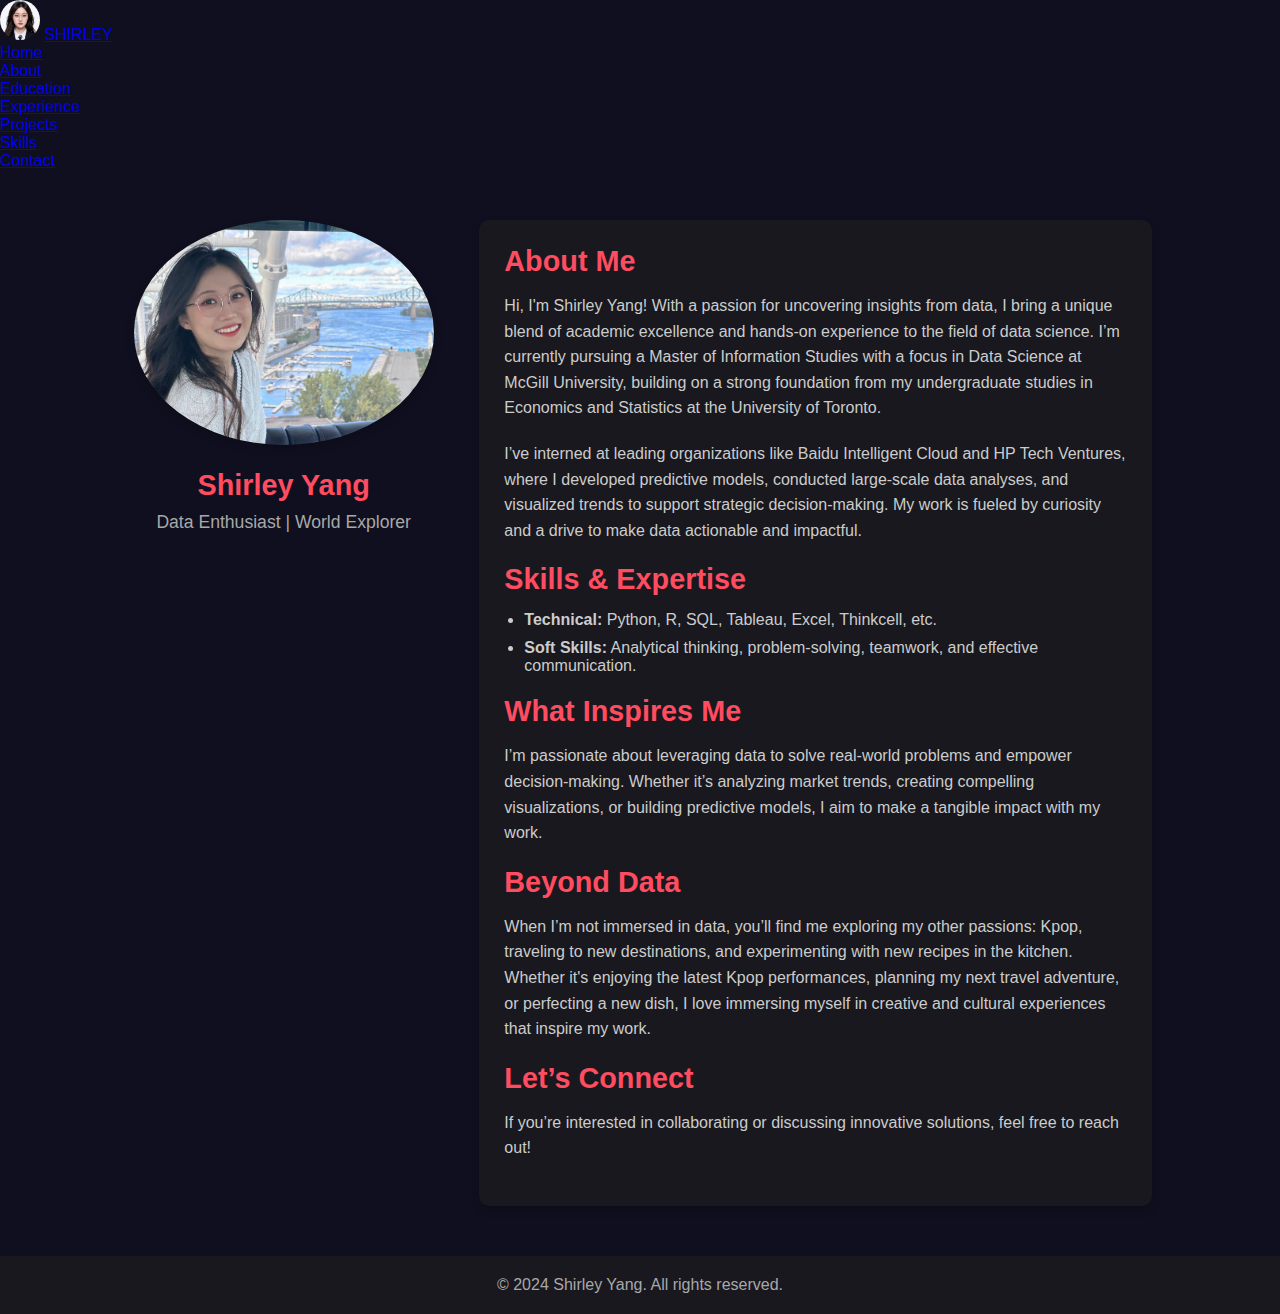
<file: About.html>
<!DOCTYPE html>
<html lang="en">
<head>
    <meta charset="UTF-8">
    <meta name="viewport" content="width=device-width, initial-scale=1.0">
    <title>Shirley Yang | About</title>
    <link rel="stylesheet" href="Assets/CSS/About.css">
</head>
<body>
    <!-- Header Section -->
    <header class="header-bar">
        <div class="nav-container">
            <!-- Logo Section -->
            <div class="nav-left">
                <img src="Assets/IMG/IMG_6522.jpg" alt="Logo" class="logo-image">
                <a href="index.html" class="logo-text">SHIRLEY</a>
            </div>

            <!-- Navigation Links Section -->
            <div class="nav-right">
                <ul class="nav-links">
                    <li><a href="index.html">Home</a></li>
                    <li><a href="about.html">About</a></li>
                    <li><a href="education.html">Education</a></li>
                    <li><a href="experience.html">Experience</a></li>
                    <li><a href="projects.html">Projects</a></li>
                    <li><a href="skills.html">Skills</a></li>
                    <li><a href="contact.html">Contact</a></li>
                </ul>
            </div>
        </div>
    </header>
</body>
</html>




    <!-- About Section -->
    <main class="about-section">
        <div class="about-container">
            <!-- Photo and Introduction -->
            <div class="about-left">
                <img src="Assets/IMG/IMG_3719.jpg" alt="Shirley Yang" class="about-photo">
                <h1 class="name">Shirley Yang</h1>
                <p class="tagline">Data Enthusiast | World Explorer</p>
            </div>

            <!-- About Content -->
            <div class="about-right">
                <h2>About Me</h2>
                <p>
                    Hi, I'm Shirley Yang! With a passion for uncovering insights from data, I bring a unique blend of academic excellence and hands-on experience to the field of data science. I’m currently pursuing a Master of Information Studies with a focus in Data Science at McGill University, building on a strong foundation from my undergraduate studies in Economics and Statistics at the University of Toronto.
                </p>
                <p>
                    I’ve interned at leading organizations like Baidu Intelligent Cloud and HP Tech Ventures, where I developed predictive models, conducted large-scale data analyses, and visualized trends to support strategic decision-making. My work is fueled by curiosity and a drive to make data actionable and impactful.
                </p>

                <h2>Skills & Expertise</h2>
                <ul class="skills-list">
                    <li><strong>Technical:</strong> Python, R, SQL, Tableau, Excel, Thinkcell, etc.</li>
                    <li><strong>Soft Skills:</strong> Analytical thinking, problem-solving, teamwork, and effective communication.</li>
                </ul>

                <h2>What Inspires Me</h2>
                <p>
                    I’m passionate about leveraging data to solve real-world problems and empower decision-making. Whether it’s analyzing market trends, creating compelling visualizations, or building predictive models, I aim to make a tangible impact with my work.
                </p>

                <h2>Beyond Data</h2>
                <p>
                    When I’m not immersed in data, you’ll find me exploring my other passions: Kpop, traveling to new destinations, and experimenting with new recipes in the kitchen. Whether it's enjoying the latest Kpop performances, planning my next travel adventure, or perfecting a new dish, I love immersing myself in creative and cultural experiences that inspire my work.
                </p>

                <h2>Let’s Connect</h2>
                <p>If you’re interested in collaborating or discussing innovative solutions, feel free to reach out!</p>
            </div>
        </div>
    </main>

    <!-- Footer -->
    <footer class="footer">
        <p>© 2024 Shirley Yang. All rights reserved.</p>
    </footer>
</body>
</html>
</file>
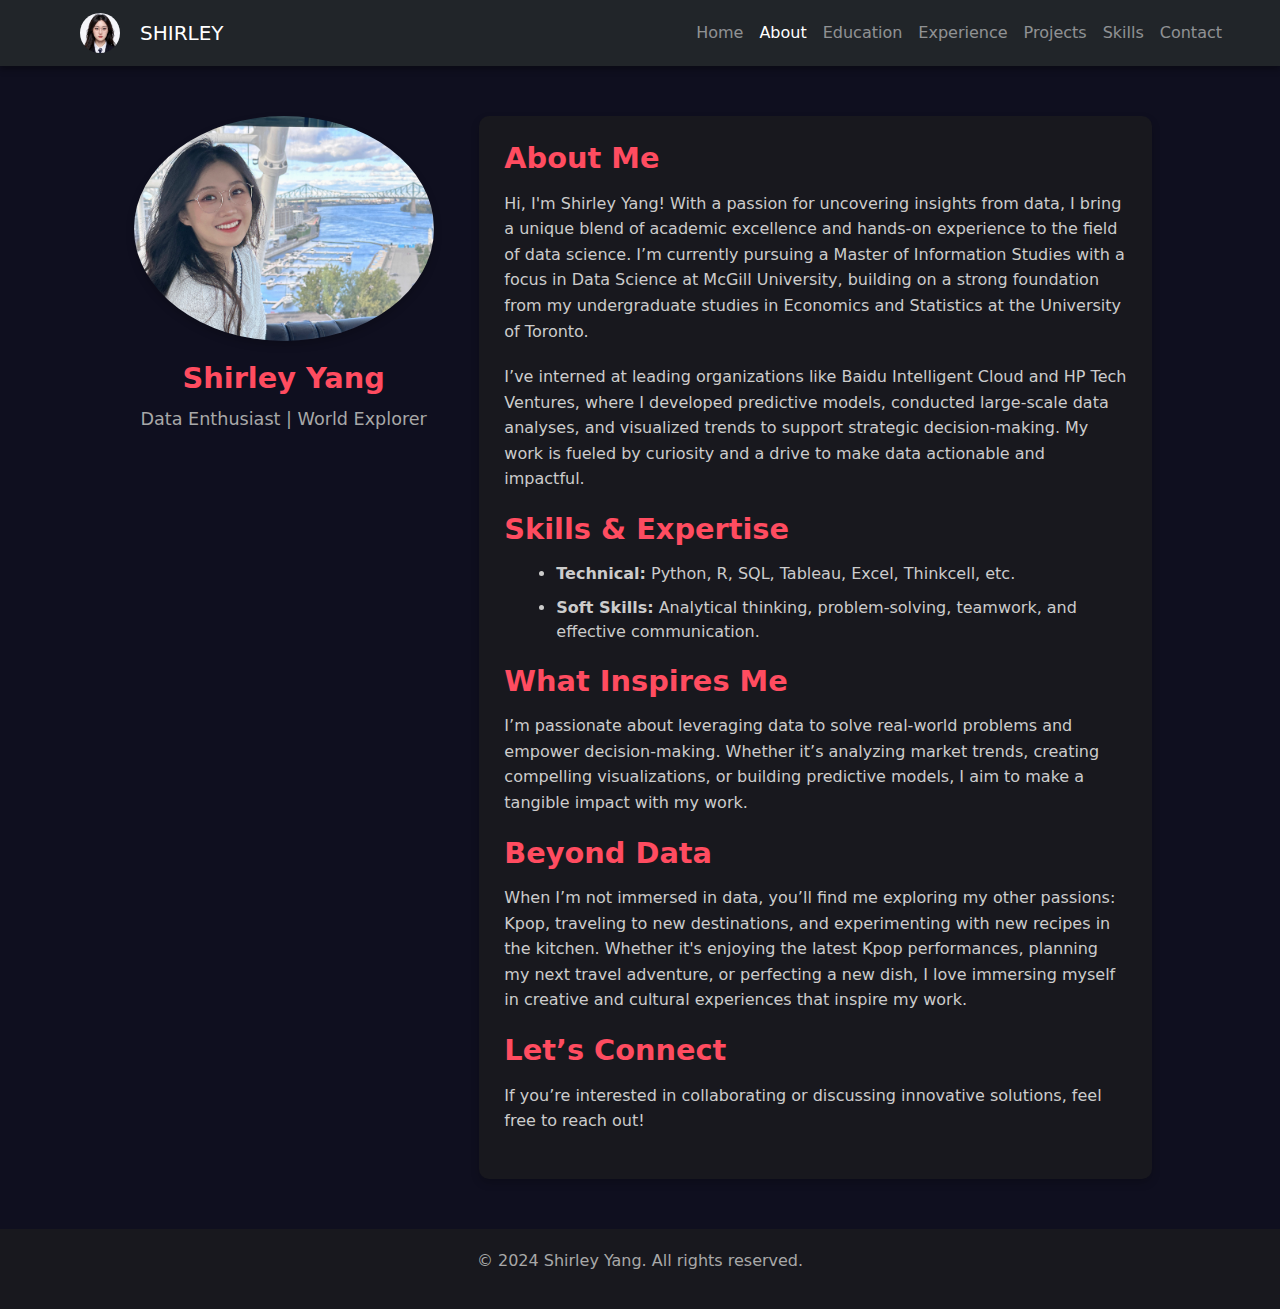
<file: about.html>
<!DOCTYPE html>
<html lang="en">
<head>
    <meta charset="UTF-8">
    <meta name="viewport" content="width=device-width, initial-scale=1.0">
    <title>Shirley Yang | About</title>
    <link rel="stylesheet" href="Assets/CSS/About.css">
    <link rel="stylesheet" href="https://cdn.jsdelivr.net/npm/bootstrap@4.0.0/dist/css/bootstrap.min.css" integrity="sha384-Gn5384xqQ1aoWXA+058RXPxPg6fy4IWvTNh0E263XmFcJlSAwiGgFAW/dAiS6JXm" crossorigin="anonymous">
</head>
<body>
    <!-- Bootstrap CSS -->
    <link href="https://cdn.jsdelivr.net/npm/bootstrap@5.3.0-alpha1/dist/css/bootstrap.min.css" rel="stylesheet">
</head>
<body>
<!-- Header Section -->
<header class="header-bar">
    <nav class="navbar navbar-expand-lg navbar-dark bg-dark">
        <!-- Logo and Brand -->
        <a class="navbar-brand d-flex align-items-center" href="index.html">
            <img src="Assets/IMG/IMG_6522.jpg" alt="Logo" class="rounded-circle" style="width: 40px; height: 40px; margin-right: 10px;">
            SHIRLEY
        </a>
        <!-- Toggler Button for Mobile -->
        <button class="navbar-toggler" type="button" data-bs-toggle="collapse" data-bs-target="#navbarNav" aria-controls="navbarNav" aria-expanded="false" aria-label="Toggle navigation">
            <span class="navbar-toggler-icon"></span>
        </button>
        <!-- Navbar Links -->
        <div class="collapse navbar-collapse" id="navbarNav">
            <ul class="navbar-nav ms-auto">
                <li class="nav-item">
                    <a class="nav-link" href="index.html">Home</a>
                </li>
                <li class="nav-item">
                    <a class="nav-link active" href="about.html">About</a> <!-- Active class added here -->
                </li>
                <li class="nav-item">
                    <a class="nav-link" href="education.html">Education</a>
                </li>
                <li class="nav-item">
                    <a class="nav-link" href="experience.html">Experience</a>
                </li>
                <li class="nav-item">
                    <a class="nav-link" href="projects.html">Projects</a>
                </li>
                <li class="nav-item">
                    <a class="nav-link" href="skills.html">Skills</a>
                </li>
                <li class="nav-item">
                    <a class="nav-link" href="contact.html">Contact</a>
                </li>
            </ul>
        </div>
    </nav>
</header>



    <!-- About Section -->
    <main class="about-section">
        <div class="about-container">
            <!-- Photo and Introduction -->
            <div class="about-left">
                <img src="Assets/IMG/IMG_3719.jpg" alt="Shirley Yang" class="about-photo">
                <h1 class="name">Shirley Yang</h1>
                <p class="tagline">Data Enthusiast | World Explorer</p>
            </div>

            <!-- About Content -->
            <div class="about-right">
                <h2>About Me</h2>
                <p>
                    Hi, I'm Shirley Yang! With a passion for uncovering insights from data, I bring a unique blend of academic excellence and hands-on experience to the field of data science. I’m currently pursuing a Master of Information Studies with a focus in Data Science at McGill University, building on a strong foundation from my undergraduate studies in Economics and Statistics at the University of Toronto.
                </p>
                <p>
                    I’ve interned at leading organizations like Baidu Intelligent Cloud and HP Tech Ventures, where I developed predictive models, conducted large-scale data analyses, and visualized trends to support strategic decision-making. My work is fueled by curiosity and a drive to make data actionable and impactful.
                </p>

                <h2>Skills & Expertise</h2>
                <ul class="skills-list">
                    <li><strong>Technical:</strong> Python, R, SQL, Tableau, Excel, Thinkcell, etc.</li>
                    <li><strong>Soft Skills:</strong> Analytical thinking, problem-solving, teamwork, and effective communication.</li>
                </ul>

                <h2>What Inspires Me</h2>
                <p>
                    I’m passionate about leveraging data to solve real-world problems and empower decision-making. Whether it’s analyzing market trends, creating compelling visualizations, or building predictive models, I aim to make a tangible impact with my work.
                </p>

                <h2>Beyond Data</h2>
                <p>
                    When I’m not immersed in data, you’ll find me exploring my other passions: Kpop, traveling to new destinations, and experimenting with new recipes in the kitchen. Whether it's enjoying the latest Kpop performances, planning my next travel adventure, or perfecting a new dish, I love immersing myself in creative and cultural experiences that inspire my work.
                </p>

                <h2>Let’s Connect</h2>
                <p>If you’re interested in collaborating or discussing innovative solutions, feel free to reach out!</p>
            </div>
        </div>
    </main>

    <!-- Footer -->
    <footer class="footer">
        <p>© 2024 Shirley Yang. All rights reserved.</p>
    </footer>

    <script src="https://code.jquery.com/jquery-3.2.1.slim.min.js" integrity="sha384-KJ3o2DKtIkvYIK3UENzmM7KCkRr/rE9/Qpg6aAZGJwFDMVNA/GpGFF93hXpG5KkN" crossorigin="anonymous"></script>
    <script src="https://cdn.jsdelivr.net/npm/popper.js@1.12.9/dist/umd/popper.min.js" integrity="sha384-ApNbgh9B+Y1QKtv3Rn7W3mgPxhU9K/ScQsAP7hUibX39j7fakFPskvXusvfa0b4Q" crossorigin="anonymous"></script>
    <script src="https://cdn.jsdelivr.net/npm/bootstrap@4.0.0/dist/js/bootstrap.min.js" integrity="sha384-JZR6Spejh4U02d8jOt6vLEHfe/JQGiRRSQQxSfFWpi1MquVdAyjUar5+76PVCmYl" crossorigin="anonymous"></script>
    
    <!-- Bootstrap JS -->
    <script src="https://cdn.jsdelivr.net/npm/bootstrap@5.3.0-alpha1/dist/js/bootstrap.bundle.min.js"></script>

</body>
</html>
</file>
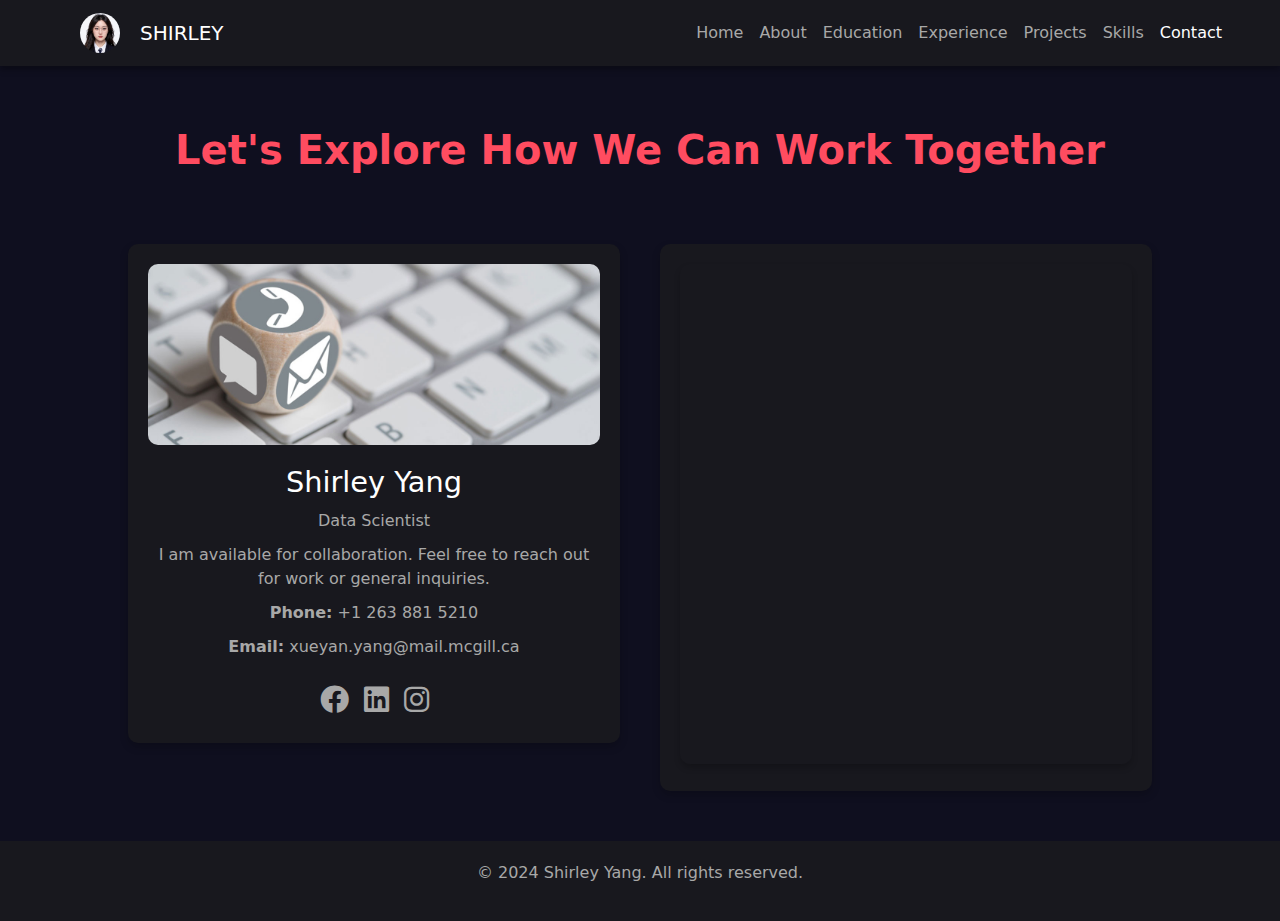
<file: contact.html>
<!DOCTYPE html>
<html lang="en">
<head>
    <meta charset="UTF-8">
    <meta name="viewport" content="width=device-width, initial-scale=1.0">
    <title>Shirley Yang | Contact</title>
    <!-- Font Awesome -->
    <link href="https://cdnjs.cloudflare.com/ajax/libs/font-awesome/6.0.0-beta3/css/all.min.css" rel="stylesheet">
    <!-- Link to CSS File -->
    <link rel="stylesheet" href="Assets/CSS/Contact.css">
    <!-- Bootstrap CSS -->
    <link href="https://cdn.jsdelivr.net/npm/bootstrap@5.3.0-alpha1/dist/css/bootstrap.min.css" rel="stylesheet">
    
    
</head>
<body>
    <!-- Header Section -->
    <header class="header-bar">
        <nav class="navbar navbar-expand-lg navbar-dark">
            <a class="navbar-brand d-flex align-items-center" href="index.html">
                <img src="Assets/IMG/IMG_6522.jpg" alt="Logo" class="rounded-circle" style="width: 40px; height: 40px; margin-right: 10px;">
                SHIRLEY
            </a>
            <button class="navbar-toggler" type="button" data-bs-toggle="collapse" data-bs-target="#navbarNav" aria-controls="navbarNav" aria-expanded="false" aria-label="Toggle navigation">
                <span class="navbar-toggler-icon"></span>
            </button>
            <div class="collapse navbar-collapse" id="navbarNav">
                <ul class="navbar-nav ms-auto">
                    <li class="nav-item"><a class="nav-link" href="index.html">Home</a></li>
                    <li class="nav-item"><a class="nav-link" href="about.html">About</a></li>
                    <li class="nav-item"><a class="nav-link" href="education.html">Education</a></li>
                    <li class="nav-item"><a class="nav-link" href="experience.html">Experience</a></li>
                    <li class="nav-item"><a class="nav-link" href="projects.html">Projects</a></li>
                    <li class="nav-item"><a class="nav-link" href="skills.html">Skills</a></li>
                    <li class="nav-item"><a class="nav-link active" href="contact.html">Contact</a></li>
                </ul>
            </div>
        </nav>
    </header>

    <!-- Page Title -->
    <h1 class="contact-title">Let's Explore How We Can Work Together</h1>

    <!-- Contact Section -->
    <main class="contact-section">
        <!-- Left Column: Contact Info -->
        <div class="contact-info">
            <img src="Assets/IMG/img-contact-me.jpg" alt="Contact Image">
            <h2>Shirley Yang</h2>
            <p>Data Scientist</p>
            <p>I am available for collaboration. Feel free to reach out for work or general inquiries.</p>
            <p><strong>Phone:</strong> +1 263 881 5210</p>
            <p><strong>Email:</strong> xueyan.yang@mail.mcgill.ca</p>
            <!-- Social Media Links -->
            <div class="social-links">
                <a href="https://www.facebook.com/profile.php?id=100048943898834" target="_blank" aria-label="Facebook">
                    <i class="fab fa-facebook"></i>
                </a>
                <a href="https://www.linkedin.com/in/xueyan-yang-631967249/" target="_blank" aria-label="LinkedIn">
                    <i class="fab fa-linkedin"></i>
                </a>
                <a href="https://www.instagram.com/yxy__shirley" target="_blank" aria-label="Instagram">
                    <i class="fab fa-instagram"></i>
                </a>
            </div>
        </div>

        <!-- Right Column: Contact Form -->
        <div class="contact-form">
            <!-- Embed Google Form -->
            <iframe src="https://docs.google.com/forms/d/e/1FAIpQLSdL6MZ0rVse4sjkfxiMCzjx7UriMqzDjcWr1cw9N-GdglIOgw/viewform?embedded=true" allowfullscreen>
                Loading…
            </iframe>
        </div>
    </main>

    <!-- Footer -->
    <footer class="footer">
        <p>© 2024 Shirley Yang. All rights reserved.</p>
    </footer>
    <!-- Bootstrap JS -->
    <script src="https://cdn.jsdelivr.net/npm/bootstrap@5.3.0-alpha1/dist/js/bootstrap.bundle.min.js"></script>
</body>
</html>
</file>
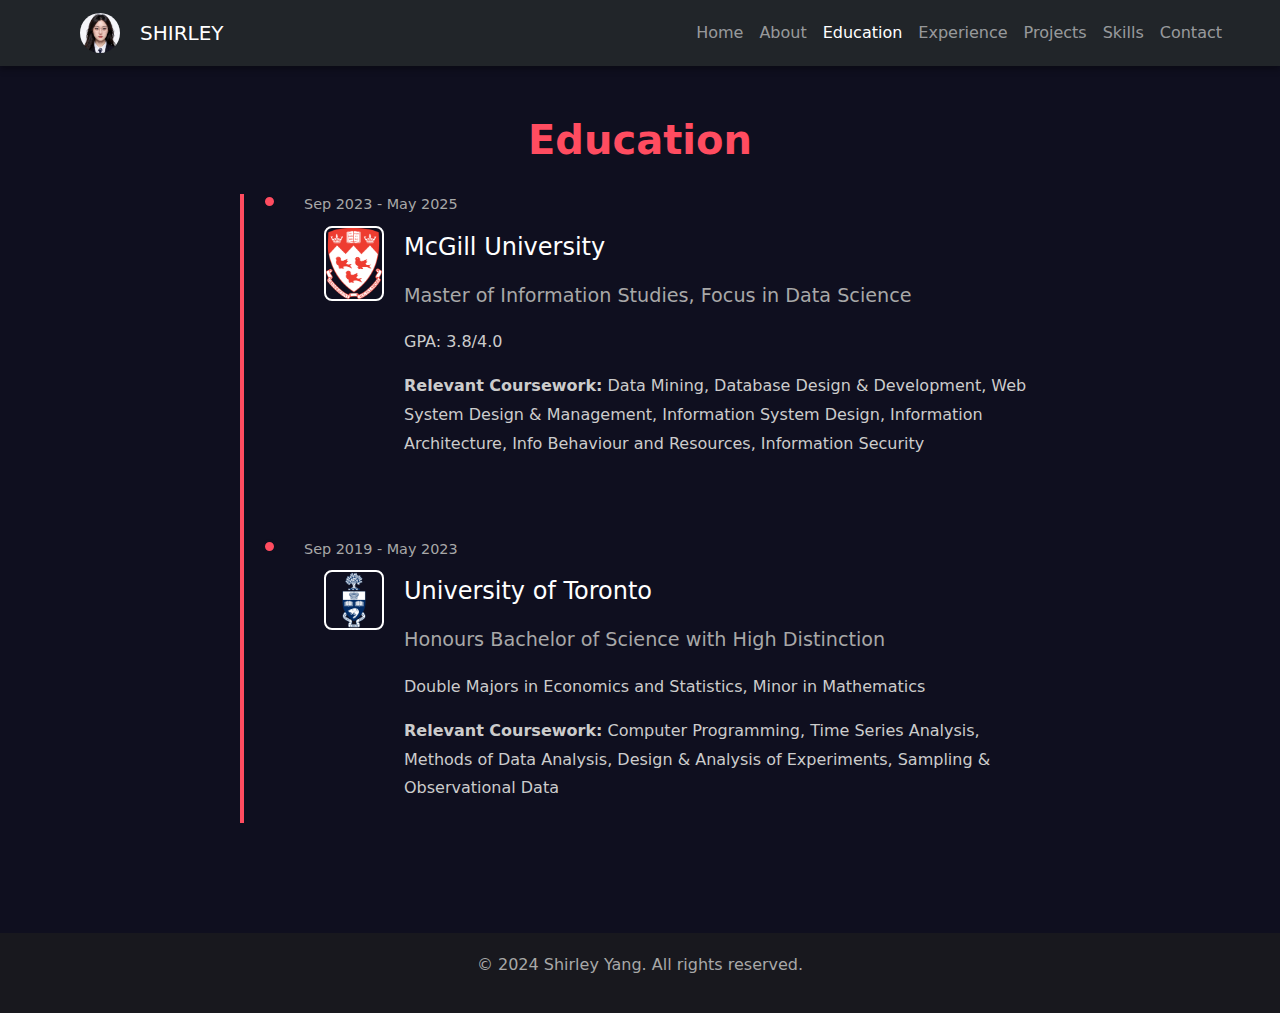
<file: education.html>
<!DOCTYPE html>
<html lang="en">
<head>
    <meta charset="UTF-8">
    <meta name="viewport" content="width=device-width, initial-scale=1.0">
    <title>Shirley Yang | Education</title>
    <link rel="stylesheet" href="Assets/CSS/Education.css">
    <!-- Bootstrap CSS -->
    <link href="https://cdn.jsdelivr.net/npm/bootstrap@5.3.0-alpha1/dist/css/bootstrap.min.css" rel="stylesheet">
</head>
<body>
    <!-- Header Section -->
    <header class="header-bar">
        <nav class="navbar navbar-expand-lg navbar-dark bg-dark">
            <!-- Logo and Brand -->
            <a class="navbar-brand d-flex align-items-center" href="index.html">
                <img src="Assets/IMG/IMG_6522.jpg" alt="Logo" class="rounded-circle" style="width: 40px; height: 40px; margin-right: 10px;">
                SHIRLEY
            </a>
            <!-- Toggler Button for Mobile -->
            <button class="navbar-toggler" type="button" data-bs-toggle="collapse" data-bs-target="#navbarNav" aria-controls="navbarNav" aria-expanded="false" aria-label="Toggle navigation">
                <span class="navbar-toggler-icon"></span>
            </button>
            <!-- Navbar Links -->
            <div class="collapse navbar-collapse" id="navbarNav">
                <ul class="navbar-nav ms-auto">
                    <li class="nav-item">
                        <a class="nav-link" href="index.html">Home</a>
                    </li>
                    <li class="nav-item">
                        <a class="nav-link" href="about.html">About</a>
                    </li>
                    <li class="nav-item">
                        <a class="nav-link active" href="education.html">Education</a>
                    </li>
                    <li class="nav-item">
                        <a class="nav-link" href="experience.html">Experience</a>
                    </li>
                    <li class="nav-item">
                        <a class="nav-link" href="projects.html">Projects</a>
                    </li>
                    <li class="nav-item">
                        <a class="nav-link" href="skills.html">Skills</a>
                    </li>
                    <li class="nav-item">
                        <a class="nav-link" href="contact.html">Contact</a>
                    </li>
                </ul>
            </div>
        </nav>
    </header>
    
    
    

    <!-- Education Section -->
    <main class="education-section">
        <h1 class="section-title">Education</h1>
        <div class="timeline">
            <!-- McGill University -->
            <div class="timeline-item">
                <div class="timeline-date">Sep 2023 - May 2025</div>
                <div class="timeline-content">
                    <div class="text-and-logo">
                        <div class="logo-container">
                            <img src="Assets/IMG/McGill_University.png" alt="McGill University Logo" class="university-logo">
                        </div>
                        <div class="text-content">
                            <h2 class="institution">McGill University</h2>
                            <h3 class="degree">Master of Information Studies, Focus in Data Science</h3>
                            <p class="details">GPA: 3.8/4.0</p>
                            <p class="relevant-courses">
                                <strong>Relevant Coursework:</strong> Data Mining, Database Design & Development, Web System Design & Management, Information System Design, Information Architecture, Info Behaviour and Resources, Information Security
                            </p>
                        </div>
                    </div>
                </div>
            </div>
    
            <!-- University of Toronto -->
            <div class="timeline-item">
                <div class="timeline-date">Sep 2019 - May 2023</div>
                <div class="timeline-content">
                    <div class="text-and-logo">
                        <div class="logo-container">
                            <img src="Assets/IMG/Utoronto.png" alt="University of Toronto Logo" class="university-logo">
                        </div>
                        <div class="text-content">
                            <h2 class="institution">University of Toronto</h2>
                            <h3 class="degree">Honours Bachelor of Science with High Distinction</h3>
                            <p class="details">Double Majors in Economics and Statistics, Minor in Mathematics</p>
                            <p class="relevant-courses">
                                <strong>Relevant Coursework:</strong> Computer Programming, Time Series Analysis, Methods of Data Analysis, Design & Analysis of Experiments, Sampling & Observational Data
                            </p>
                        </div>
                    </div>
                </div>
            </div>
        </div>
    </main>
    
    

    <!-- Footer -->
    <footer class="footer">
        <p>© 2024 Shirley Yang. All rights reserved.</p>
    </footer>
    <!-- Bootstrap JS -->
    <script src="https://cdn.jsdelivr.net/npm/bootstrap@5.3.0-alpha1/dist/js/bootstrap.bundle.min.js"></script>
</body>
</html>
</file>
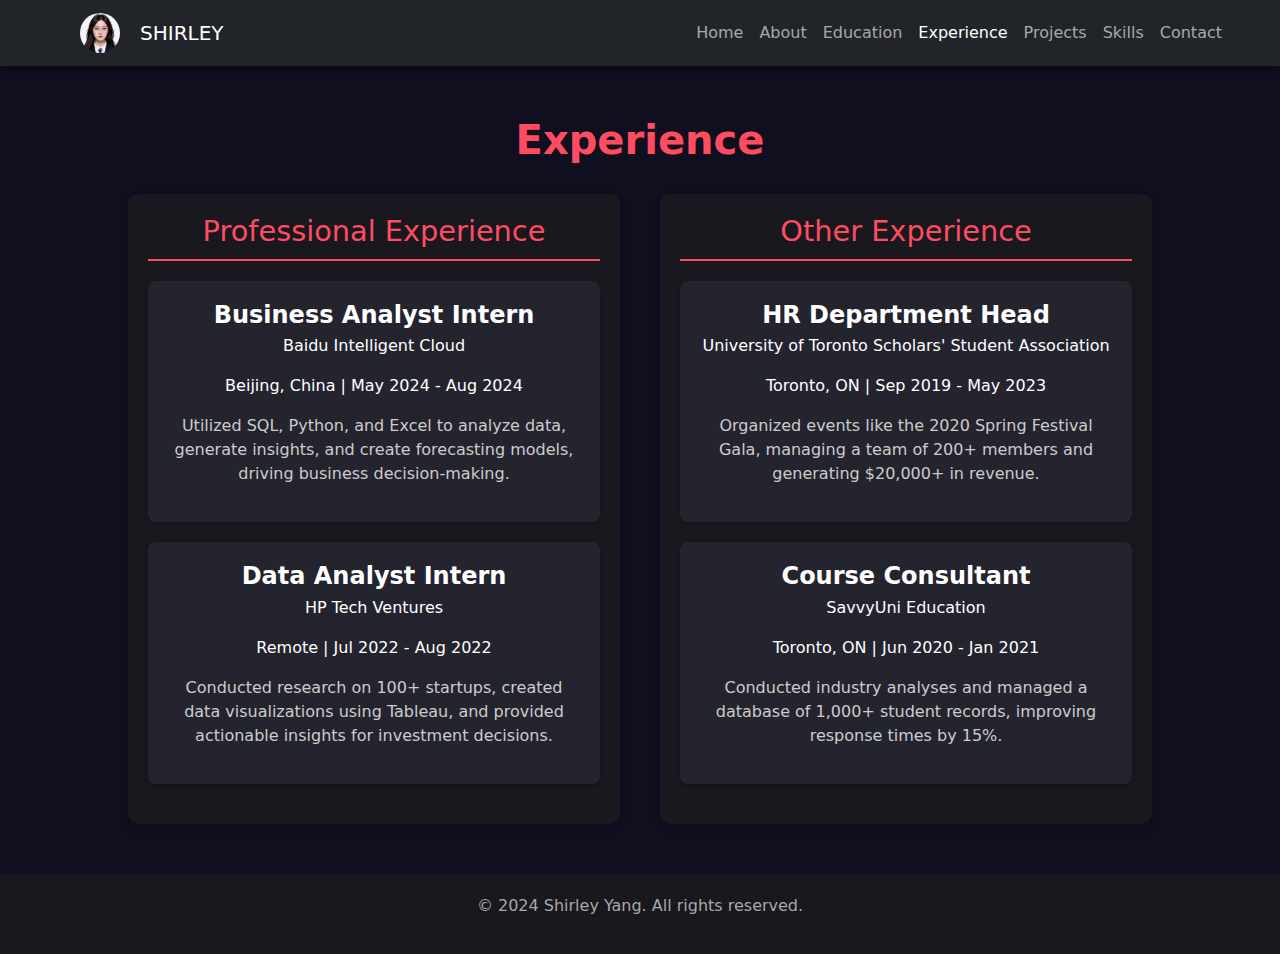
<file: experience.html>
<!DOCTYPE html>
<html lang="en">
<head>
    <meta charset="UTF-8">
    <meta name="viewport" content="width=device-width, initial-scale=1.0">
    <title>Shirley Yang | Portfolio</title>
    <link rel="stylesheet" href="Assets/CSS/Experience.css">
    <!-- Bootstrap CSS -->
    <link href="https://cdn.jsdelivr.net/npm/bootstrap@5.3.0-alpha1/dist/css/bootstrap.min.css" rel="stylesheet">
</head>
<body>
    <!-- Header Section -->
    <header class="header-bar">
        <nav class="navbar navbar-expand-lg navbar-dark bg-dark">
            <!-- Logo and Brand -->
            <a class="navbar-brand d-flex align-items-center" href="index.html">
                <img src="Assets/IMG/IMG_6522.jpg" alt="Logo" class="rounded-circle" style="width: 40px; height: 40px; margin-right: 10px;">
                SHIRLEY
            </a>
            <!-- Toggler Button for Mobile -->
            <button class="navbar-toggler" type="button" data-bs-toggle="collapse" data-bs-target="#navbarNav" aria-controls="navbarNav" aria-expanded="false" aria-label="Toggle navigation">
                <span class="navbar-toggler-icon"></span>
            </button>
            <!-- Navbar Links -->
            <div class="collapse navbar-collapse" id="navbarNav">
                <ul class="navbar-nav ms-auto">
                    <li class="nav-item">
                        <a class="nav-link" href="index.html">Home</a>
                    </li>
                    <li class="nav-item">
                        <a class="nav-link" href="about.html">About</a>
                    </li>
                    <li class="nav-item">
                        <a class="nav-link" href="education.html">Education</a>
                    </li>
                    <li class="nav-item">
                        <a class="nav-link active" href="experience.html">Experience</a>
                    </li>
                    <li class="nav-item">
                        <a class="nav-link" href="projects.html">Projects</a>
                    </li>
                    <li class="nav-item">
                        <a class="nav-link" href="skills.html">Skills</a>
                    </li>
                    <li class="nav-item">
                        <a class="nav-link" href="contact.html">Contact</a>
                    </li>
                </ul>
            </div>
        </nav>
    </header>

    <!-- Experience Section -->
    <main class="experience-section">
        <h1 class="section-title">Experience</h1>

        <div class="experience-container">
            <!-- Left Column: Professional Experience -->
            <div class="experience-column">
                <h2 class="column-title">Professional Experience</h2>
                <div class="experience-card">
                    <h3 class="job-title">Business Analyst Intern</h3>
                    <p class="company-name">Baidu Intelligent Cloud</p>
                    <p class="company-location-time">Beijing, China | May 2024 - Aug 2024</p>
                    <p class="description">Utilized SQL, Python, and Excel to analyze data, generate insights, and create forecasting models, driving business decision-making.</p>
                </div>
                <div class="experience-card">
                    <h3 class="job-title">Data Analyst Intern</h3>
                    <p class="company-name">HP Tech Ventures</p>
                    <p class="company-location-time">Remote | Jul 2022 - Aug 2022</p>
                    <p class="description">Conducted research on 100+ startups, created data visualizations using Tableau, and provided actionable insights for investment decisions.</p>
                </div>
            </div>

            <!-- Right Column: Other Experience -->
            <div class="experience-column">
                <h2 class="column-title">Other Experience</h2>
                <div class="experience-card">
                    <h3 class="job-title">HR Department Head</h3>
                    <p class="company-name">University of Toronto Scholars' Student Association</p>
                    <p class="company-location-time">Toronto, ON | Sep 2019 - May 2023</p>
                    <p class="description">Organized events like the 2020 Spring Festival Gala, managing a team of 200+ members and generating $20,000+ in revenue.</p>
                </div>
                <div class="experience-card">
                    <h3 class="job-title">Course Consultant</h3>
                    <p class="company-name">SavvyUni Education</p>
                    <p class="company-location-time">Toronto, ON | Jun 2020 - Jan 2021</p>
                    <p class="description">Conducted industry analyses and managed a database of 1,000+ student records, improving response times by 15%.</p>
                </div>
            </div>
        </div>
    </main>

    <!-- Footer -->
    <footer class="footer">
        <p>© 2024 Shirley Yang. All rights reserved.</p>
    </footer>
    
    <!-- Bootstrap JS -->
    <script src="https://cdn.jsdelivr.net/npm/bootstrap@5.3.0-alpha1/dist/js/bootstrap.bundle.min.js"></script>
</body>
</html>
</file>
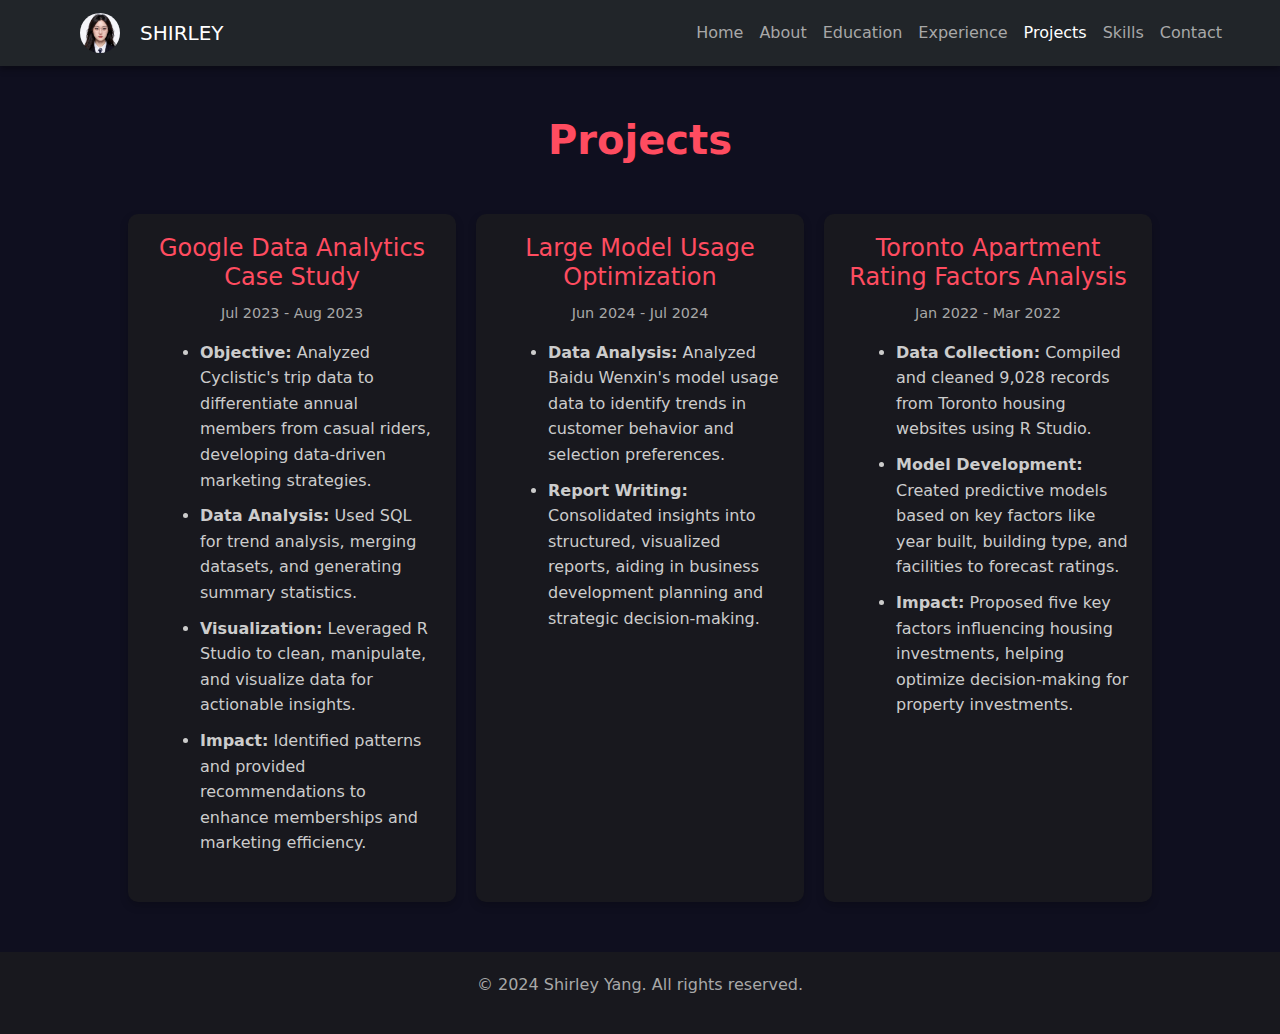
<file: projects.html>
<!DOCTYPE html>
<html lang="en">
<head>
    <meta charset="UTF-8">
    <meta name="viewport" content="width=device-width, initial-scale=1.0">
    <title>Shirley Yang | Projects</title>
    <link rel="stylesheet" href="Assets/CSS/Projects.css">

    <!-- Bootstrap CSS -->
    <link href="https://cdn.jsdelivr.net/npm/bootstrap@5.3.0-alpha1/dist/css/bootstrap.min.css" rel="stylesheet">
</head>
<body>
    <!-- Header Section -->
    <header class="header-bar">
        <nav class="navbar navbar-expand-lg navbar-dark bg-dark">
            <!-- Logo and Brand -->
            <a class="navbar-brand d-flex align-items-center" href="index.html">
                <img src="Assets/IMG/IMG_6522.jpg" alt="Logo" class="rounded-circle" style="width: 40px; height: 40px; margin-right: 10px;">
                SHIRLEY
            </a>
            <!-- Toggler Button for Mobile -->
            <button class="navbar-toggler" type="button" data-bs-toggle="collapse" data-bs-target="#navbarNav" aria-controls="navbarNav" aria-expanded="false" aria-label="Toggle navigation">
                <span class="navbar-toggler-icon"></span>
            </button>
            <!-- Navbar Links -->
            <div class="collapse navbar-collapse" id="navbarNav">
                <ul class="navbar-nav ms-auto">
                    <li class="nav-item">
                        <a class="nav-link" href="index.html">Home</a>
                    </li>
                    <li class="nav-item">
                        <a class="nav-link" href="about.html">About</a>
                    </li>
                    <li class="nav-item">
                        <a class="nav-link" href="education.html">Education</a>
                    </li>
                    <li class="nav-item">
                        <a class="nav-link" href="experience.html">Experience</a>
                    </li>
                    <li class="nav-item">
                        <a class="nav-link active" href="projects.html">Projects</a>
                    </li>
                    <li class="nav-item">
                        <a class="nav-link" href="skills.html">Skills</a>
                    </li>
                    <li class="nav-item">
                        <a class="nav-link" href="contact.html">Contact</a>
                    </li>
                </ul>
            </div>
        </nav>
    </header>



    <!-- Projects Section -->
    <main class="projects-section">
        <h1 class="section-title">Projects</h1>

        <div class="projects-container">
            <!-- Project 1 -->
            <div class="project-card">
                <h2 class="project-title">Google Data Analytics Case Study</h2>
                <p class="project-date">Jul 2023 - Aug 2023</p>
                <ul class="project-details">
                    <li><strong>Objective:</strong> Analyzed Cyclistic's trip data to differentiate annual members from casual riders, developing data-driven marketing strategies.</li>
                    <li><strong>Data Analysis:</strong> Used SQL for trend analysis, merging datasets, and generating summary statistics.</li>
                    <li><strong>Visualization:</strong> Leveraged R Studio to clean, manipulate, and visualize data for actionable insights.</li>
                    <li><strong>Impact:</strong> Identified patterns and provided recommendations to enhance memberships and marketing efficiency.</li>
                </ul>
            </div>

            <!-- Project 2 -->
            <div class="project-card">
                <h2 class="project-title">Large Model Usage Optimization</h2>
                <p class="project-date">Jun 2024 - Jul 2024</p>
                <ul class="project-details">
                    <li><strong>Data Analysis:</strong> Analyzed Baidu Wenxin's model usage data to identify trends in customer behavior and selection preferences.</li>
                    <li><strong>Report Writing:</strong> Consolidated insights into structured, visualized reports, aiding in business development planning and strategic decision-making.</li>
                </ul>
            </div>

            <!-- Project 3 -->
            <div class="project-card">
                <h2 class="project-title">Toronto Apartment Rating Factors Analysis</h2>
                <p class="project-date">Jan 2022 - Mar 2022</p>
                <ul class="project-details">
                    <li><strong>Data Collection:</strong> Compiled and cleaned 9,028 records from Toronto housing websites using R Studio.</li>
                    <li><strong>Model Development:</strong> Created predictive models based on key factors like year built, building type, and facilities to forecast ratings.</li>
                    <li><strong>Impact:</strong> Proposed five key factors influencing housing investments, helping optimize decision-making for property investments.</li>
                </ul>
            </div>
        </div>
    </main>

    <!-- Footer -->
    <footer class="footer">
        <p>© 2024 Shirley Yang. All rights reserved.</p>
    </footer>

    <!-- Bootstrap JS -->
    <script src="https://cdn.jsdelivr.net/npm/bootstrap@5.3.0-alpha1/dist/js/bootstrap.bundle.min.js"></script>
</body>
</html>
</file>
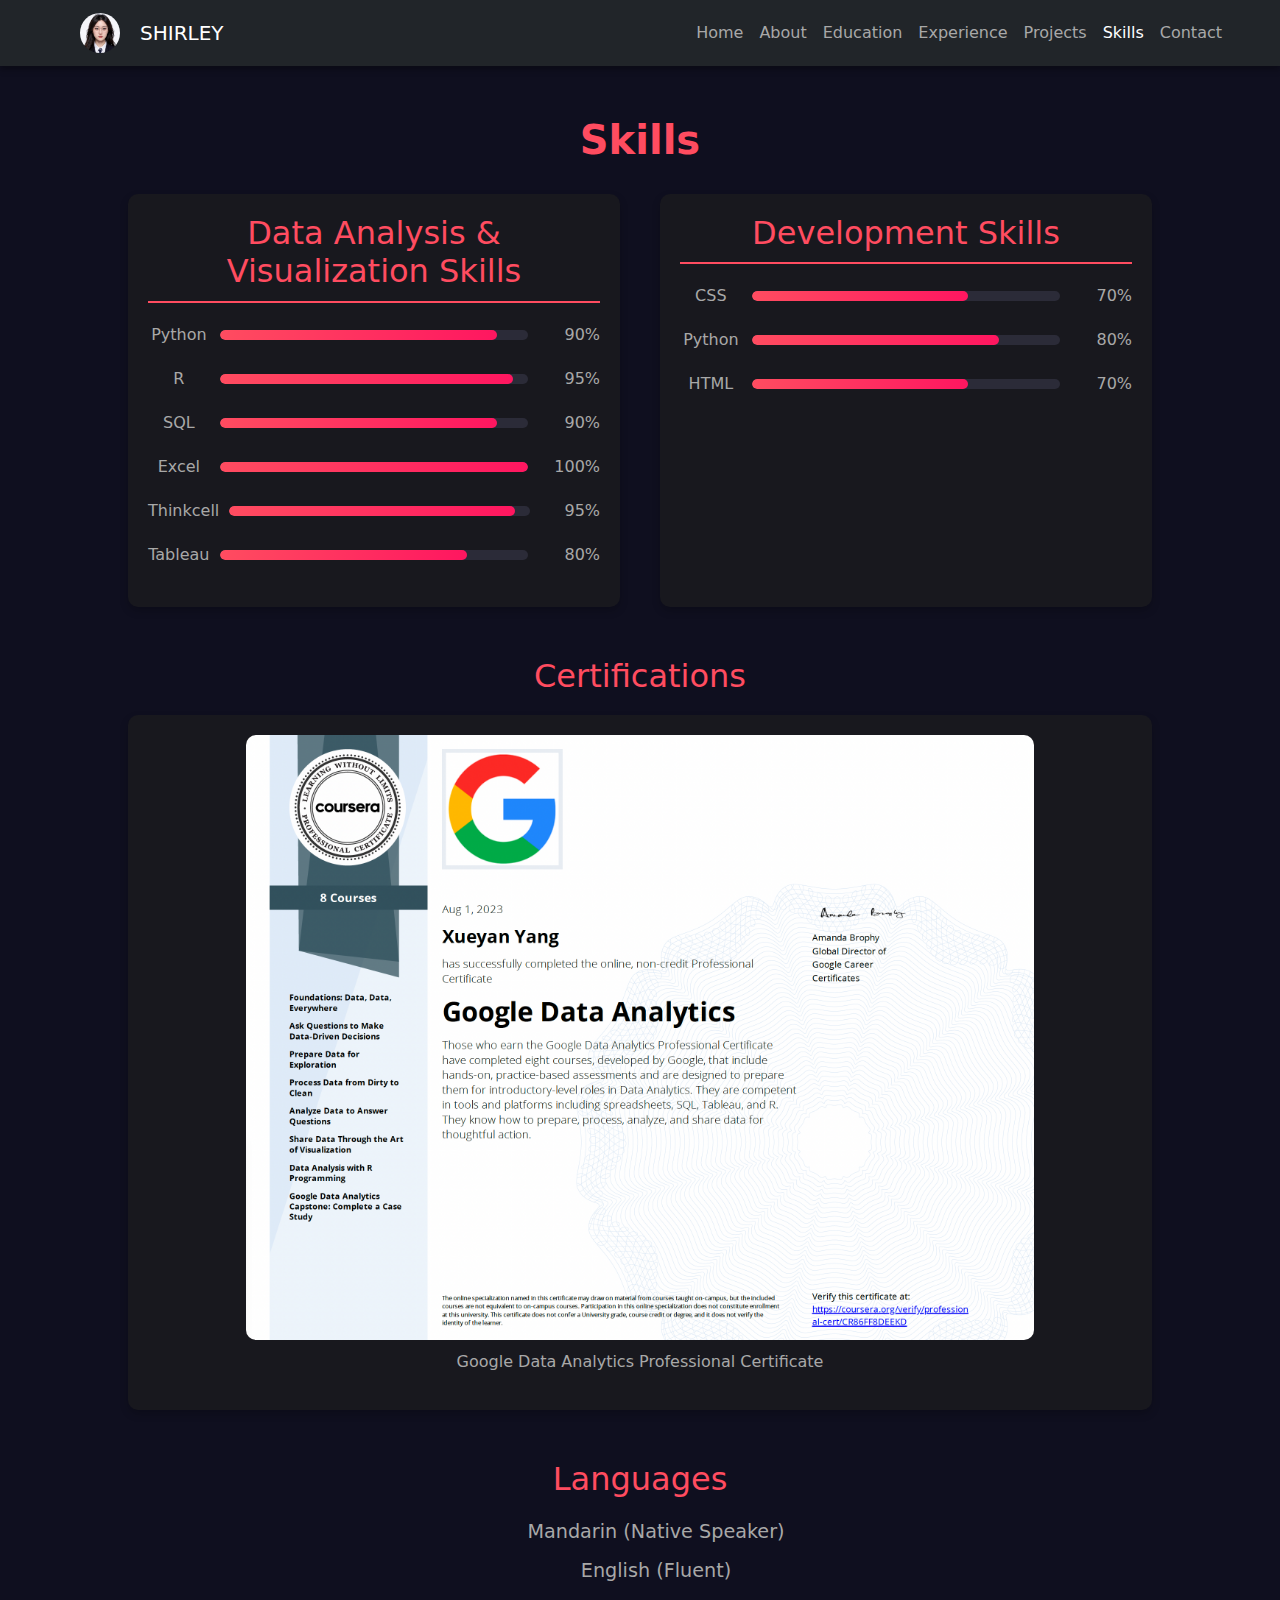
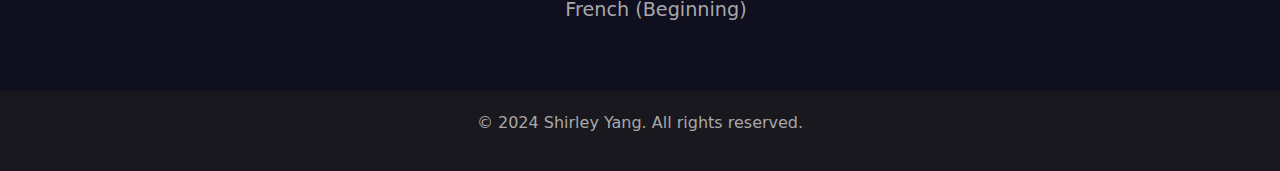
<file: skills.html>
<!DOCTYPE html>
<html lang="en">
<head>
    <meta charset="UTF-8">
    <meta name="viewport" content="width=device-width, initial-scale=1.0">
    <title>Shirley Yang | Skills</title>
    <link rel="stylesheet" href="Assets/CSS/Skills.css">
</head>
<body>
    <!-- Bootstrap CSS -->
    <link href="https://cdn.jsdelivr.net/npm/bootstrap@5.3.0-alpha1/dist/css/bootstrap.min.css" rel="stylesheet">
</head>
<body>
    <!-- Header Section -->
    <header class="header-bar">
        <nav class="navbar navbar-expand-lg navbar-dark bg-dark">
            <!-- Logo and Brand -->
            <a class="navbar-brand d-flex align-items-center" href="index.html">
                <img src="Assets/IMG/IMG_6522.jpg" alt="Logo" class="rounded-circle" style="width: 40px; height: 40px; margin-right: 10px;">
                SHIRLEY
            </a>
            <!-- Toggler Button for Mobile -->
            <button class="navbar-toggler" type="button" data-bs-toggle="collapse" data-bs-target="#navbarNav" aria-controls="navbarNav" aria-expanded="false" aria-label="Toggle navigation">
                <span class="navbar-toggler-icon"></span>
            </button>
            <!-- Navbar Links -->
            <div class="collapse navbar-collapse" id="navbarNav">
                <ul class="navbar-nav ms-auto">
                    <li class="nav-item">
                        <a class="nav-link" href="index.html">Home</a>
                    </li>
                    <li class="nav-item">
                        <a class="nav-link" href="about.html">About</a>
                    </li>
                    <li class="nav-item">
                        <a class="nav-link" href="education.html">Education</a>
                    </li>
                    <li class="nav-item">
                        <a class="nav-link" href="experience.html">Experience</a>
                    </li>
                    <li class="nav-item">
                        <a class="nav-link" href="projects.html">Projects</a>
                    </li>
                    <li class="nav-item">
                        <a class="nav-link active" href="skills.html">Skills</a>
                    </li>
                    <li class="nav-item">
                        <a class="nav-link" href="contact.html">Contact</a>
                    </li>
                </ul>
            </div>
        </nav>
    </header>


    

    <!-- Skills Section -->
    <main class="skills-section">
        <h1 class="section-title">Skills</h1>

        <div class="skills-container">
            <!-- Data Analysis & Visualization Skills -->
            <div class="skills-column">
                <h2 class="skills-title">Data Analysis & Visualization Skills</h2>
                <div class="skill-item">
                    <span>Python</span>
                    <div class="progress-bar"><div class="progress" style="width: 90%;"></div></div>
                    <span class="percentage">90%</span>
                </div>
                <div class="skill-item">
                    <span>R</span>
                    <div class="progress-bar"><div class="progress" style="width: 95%;"></div></div>
                    <span class="percentage">95%</span>
                </div>
                <div class="skill-item">
                    <span>SQL</span>
                    <div class="progress-bar"><div class="progress" style="width: 90%;"></div></div>
                    <span class="percentage">90%</span>
                </div>
                <div class="skill-item">
                    <span>Excel</span>
                    <div class="progress-bar"><div class="progress" style="width: 100%;"></div></div>
                    <span class="percentage">100%</span>
                </div>
                <div class="skill-item">
                    <span>Thinkcell</span>
                    <div class="progress-bar"><div class="progress" style="width: 95%;"></div></div>
                    <span class="percentage">95%</span>
                </div>
                <div class="skill-item">
                    <span>Tableau</span>
                    <div class="progress-bar"><div class="progress" style="width: 80%;"></div></div>
                    <span class="percentage">80%</span>
                </div>
            </div>

            <!-- Development Skills -->
            <div class="skills-column">
                <h2 class="skills-title">Development Skills</h2>
                <div class="skill-item">
                    <span>CSS</span>
                    <div class="progress-bar"><div class="progress" style="width: 70%;"></div></div>
                    <span class="percentage">70%</span>
                </div>
                <div class="skill-item">
                    <span>Python</span>
                    <div class="progress-bar"><div class="progress" style="width: 80%;"></div></div>
                    <span class="percentage">80%</span>
                </div>
                <div class="skill-item">
                    <span>HTML</span>
                    <div class="progress-bar"><div class="progress" style="width: 70%;"></div></div>
                    <span class="percentage">70%</span>
                </div>
            </div>
        </div>

        <!-- Certification Section -->
        <section class="certifications-section">
            <h2 class="certifications-title">Certifications</h2>
            <div class="certificate">
                <img src="Assets/IMG/certificate.png" alt="Google Data Analytics Certificate">
                <p>Google Data Analytics Professional Certificate</p>
            </div>
        </section>

        <!-- Languages Section -->
        <section class="languages-section">
            <h2 class="languages-title">Languages</h2>
            <ul class="language-list">
                <li>Mandarin (Native Speaker)</li>
                <li>English (Fluent)</li>
                <li>French (Beginning)</li>
            </ul>
        </section>
    </main>

    <!-- Footer -->
    <footer class="footer">
        <p>© 2024 Shirley Yang. All rights reserved.</p>
    </footer>
    <!-- Bootstrap JS -->
    <script src="https://cdn.jsdelivr.net/npm/bootstrap@5.3.0-alpha1/dist/js/bootstrap.bundle.min.js"></script>

</body>
</html>
</file>
<file: Assets/CSS/About.css>
/* General Reset */
* {
    margin: 0;
    padding: 0;
    box-sizing: border-box;
}

body {
    font-family: Arial, sans-serif;
    background-color: #0f0f1f; /* Ensure dark background matches the main page */
    color: #fff;
}

/* Header Bar - Bootstrap Overrides */
.navbar {
    padding: 10px 15%; /* Adds padding for a spacious look with larger left and right margins */
    background-color: #18181e; /* Custom dark background to match overall page theme */
    box-shadow: 0 4px 6px rgba(0, 0, 0, 0.3); /* Shadow for depth */
}

.navbar-brand {
    display: flex;
    align-items: center; /* Align logo and text vertically */
    gap: 10px; /* Space between logo image and text */
    margin-left: 80px; /* Adds extra margin to the left of the logo */
}

.logo-image {
    width: 40px; /* Size of the logo image */
    height: 40px;
    border-radius: 50%; /* Makes the logo circular */
    object-fit: cover; /* Ensures the image fits well */
}

.navbar-toggler {
    border: none; /* Remove the border for a cleaner look */
}

.navbar-nav {
    margin-left: auto; /* Align the navigation links to the right */
    margin-right: 50px; /* Adds extra margin to the right of the links */
}

.nav-link {
    color: #a8a8a8; /* Gray color for links */
    font-size: 1.3rem; /* Larger font size for links */
    font-weight: 500; /* Slightly bold font weight for better readability */
    transition: color 0.3s ease; /* Smooth hover effect */
}

.nav-link:hover,
.nav-link.active {
    color: #ff4c60; /* Red color for hover and active states */
}

/* Responsive Design for Smaller Screens */
@media (max-width: 768px) {
    .navbar {
        padding: 10px; /* Adjust padding for smaller screens */
    }

    .navbar-nav {
        flex-direction: column; /* Stack links vertically on small screens */
        gap: 0 px; /* Spacing between links */
        align-items: flex-start; /* Align links to the left */
    }

    .nav-link {
        margin-left: 80px; /* Add left margin to the menu items */
    }

    .navbar-brand {
        justify-content: center; /* Center the logo and text on smaller screens */
    }
}

/* About Section */
.about-section {
    padding: 50px 10%;
    background-color: #0f0f1f; /* Set section background to match the main page */
}

.about-container {
    display: flex;
    gap: 40px;
    align-items: flex-start;
    justify-content: space-between;
}

/* Left Column: Photo and Name */
.about-left {
    flex: 1;
    text-align: center;
}

.about-photo {
    width: 100%;
    max-width: 300px;
    border-radius: 50%;
    margin-bottom: 20px;
    box-shadow: 0 4px 8px rgba(0, 0, 0, 0.2);
}

.name {
    font-size: 1.8rem; /* Larger font size for better emphasis */
    font-weight: bold;
    margin-bottom: 10px;
    color: #ff4c60;
}

.tagline {
    font-size: 1.1rem; /* Slightly larger to match the rest of the design */
    color: #a8a8a8;
}

/* Right Column: Content */
.about-right {
    flex: 2;
    background-color: #18181e;
    padding: 25px;
    border-radius: 10px;
    box-shadow: 0 4px 8px rgba(0, 0, 0, 0.2);
}

.about-right h2 {
    font-size: 1.8rem; /* Emphasize section headings */
    font-weight: bold;
    margin-bottom: 15px;
    color: #ff4c60;
}

.about-right p {
    margin-bottom: 20px;
    color: #ccc;
    line-height: 1.6; /* Improve readability */
}

.skills-list {
    list-style: disc;
    margin-left: 20px;
    margin-bottom: 20px;
    color: #ccc;
}

.skills-list li {
    margin-bottom: 10px;
}

/* Footer */
.footer {
    text-align: center;
    padding: 20px 0;
    background-color: #18181e;
    color: #a8a8a8;
    margin-top: auto; /* Push footer to the bottom */
}
</file>
<file: Assets/CSS/Contact.css>
/* General Reset */
* {
    margin: 0;
    padding: 0;
    box-sizing: border-box;
}

body {
    font-family: Arial, sans-serif;
    background-color: #0f0f1f !important; /* Ensures correct background color */
    color: #fff !important; /* Ensures correct text color */
}

/* Header Bar - Match Home Page */
.navbar {
    padding: 10px 15%; /* Adds padding for a spacious look with larger left and right margins */
    background-color: #18181e; /* Custom dark background to match overall page theme */
    box-shadow: 0 4px 6px rgba(0, 0, 0, 0.3); /* Shadow for depth */
}

.navbar-brand {
    display: flex;
    align-items: center; /* Align logo and text vertically */
    gap: 10px; /* Space between logo image and text */
    margin-left: 80px; /* Adds extra margin to the left of the logo */
}

.logo-image {
    width: 40px; /* Size of the logo image */
    height: 40px;
    border-radius: 50%; /* Makes the logo circular */
    object-fit: cover; /* Ensures the image fits well */
}

.navbar-toggler {
    border: none; /* Remove the border for a cleaner look */
}

.navbar-nav {
    margin-left: auto; /* Align the navigation links to the right */
    margin-right: 50px; /* Adds extra margin to the right of the links */
}

.nav-link {
    color: #a8a8a8 !important; /* Gray color for links */
    font-size: 1.3rem; /* Larger font size for links */
    font-weight: 500; /* Slightly bold font weight for better readability */
    transition: color 0.3s ease; /* Smooth hover effect */
}

.nav-link:hover,
.nav-link.active {
    color: #ffff !important; /* White color for hover and active states */
}

/* Responsive Design for Smaller Screens */
@media (max-width: 768px) {
    .navbar {
        padding: 10px; /* Adjust padding for smaller screens */
    }

    .navbar-nav {
        flex-direction: column; /* Stack links vertically on small screens */
        gap: 0 px; /* Spacing between links */
        align-items: flex-start; /* Align links to the left */
    }

    .nav-link {
        margin-left: 80px; /* Add left margin to the menu items */
    }

    .navbar-brand {
        justify-content: center; /* Center the logo and text on smaller screens */
    }
}

/* Contact Page Title */
.contact-title {
    font-size: 2.5rem;
    font-weight: bold;
    text-align: center;
    margin: 60px 0 20px 0; /* Larger margin above, smaller margin below */
    color: #ff4c60; /* Highlighted red color */
}

/* Contact Section */
.contact-section {
    padding: 50px 10%;
    display: flex;
    flex-wrap: wrap; /* Ensure responsiveness */
    gap: 40px; /* Spacing between columns */
    justify-content: space-between; /* Distribute space between columns */
    align-items: flex-start;
}

/* Left Column: Contact Info */
.contact-info {
    flex: 1;
    background-color: #18181e; /* Dark background for the card */
    border-radius: 10px;
    padding: 20px;
    box-shadow: 0 4px 8px rgba(0, 0, 0, 0.2); /* Subtle shadow for depth */
    text-align: center;
}

.contact-info img {
    width: 100%; /* Ensure the image spans the width of the column */
    height: auto;
    border-radius: 10px; /* Rounded corners for the image */
    margin-bottom: 20px;
}

.contact-info h2 {
    font-size: 1.8rem;
    margin-bottom: 10px;
}

.contact-info p {
    font-size: 1rem;
    margin-bottom: 10px;
    color: #a8a8a8;
}

/* Social Media Icons */
.social-links {
    margin-top: 20px;
    display: flex;
    justify-content: center;
    gap: 15px;
}

.social-links a {
    font-size: 1.8rem;
    color: #a8a8a8;
    text-decoration: none;
    transition: color 0.3s ease;
}

.social-links a:hover {
    color: #ff4c60; /* Highlight hover state */
}

/* Right Column: Contact Form */
.contact-form {
    flex: 1;
    background-color: #18181e; /* Matches the left column */
    border-radius: 10px;
    padding: 20px;
    box-shadow: 0 4px 8px rgba(0, 0, 0, 0.2);
}

/* Embed Form Styling */
iframe {
    width: 100%;
    height: 500px;
    border: none;
    border-radius: 10px; /* Rounded corners for the form */
    box-shadow: 0 4px 6px rgba(0, 0, 0, 0.2);
}


/* Responsive Design for Smaller Screens */
@media (max-width: 768px) {
    .contact-section {
        flex-direction: column; /* Stack the columns vertically */
        align-items: center; /* Center align the columns */
        gap: 20px; /* Reduce the gap between the stacked sections */
    }

    .contact-info,
    .contact-form {
        width: 100%; /* Ensure full width for stacked columns */
    }

    .contact-info img {
        max-width: 80%; /* Reduce image size on smaller screens */
    }

    .contact-title {
        font-size: 2rem; /* Adjust title size for smaller screens */
    }
}

/* Footer */
.footer {
    text-align: center;
    padding: 20px 0;
    background-color: #18181e;
    color: #a8a8a8;
}
</file>
<file: Assets/CSS/Education.css>
/* General Reset */
* {
    margin: 0;
    padding: 0;
    box-sizing: border-box;
}

html, body {
    height: 100%; /* Ensure body spans the full height of the viewport */
}

body {
    font-family: Arial, sans-serif;
    background-color: #0f0f1f;
    color: #fff;
    display: flex;
    flex-direction: column; /* Make body a flex container */
}


/* Header Bar - Bootstrap Overrides */
.navbar {
    padding: 10px 15%; /* Adds padding for a spacious look with larger left and right margins */
    background-color: #18181e; /* Custom dark background to match overall page theme */
    box-shadow: 0 4px 6px rgba(0, 0, 0, 0.3); /* Shadow for depth */
}

.navbar-brand {
    display: flex;
    align-items: center; /* Align logo and text vertically */
    gap: 10px; /* Space between logo image and text */
    margin-left: 80px; /* Adds extra margin to the left of the logo */
}

.logo-image {
    width: 40px; /* Size of the logo image */
    height: 40px;
    border-radius: 50%; /* Makes the logo circular */
    object-fit: cover; /* Ensures the image fits well */
}

.navbar-toggler {
    border: none; /* Remove the border for a cleaner look */
}

.navbar-nav {
    margin-left: auto; /* Align the navigation links to the right */
    margin-right: 50px; /* Adds extra margin to the right of the links */
}

.nav-link {
    color: #a8a8a8; /* Gray color for links */
    font-size: 1.3rem; /* Larger font size for links */
    font-weight: 500; /* Slightly bold font weight for better readability */
    transition: color 0.3s ease; /* Smooth hover effect */
}

.nav-link:hover,
.nav-link.active {
    color: #ffff; /* Red color for hover and active states */
}

/* Responsive Design for Smaller Screens */
@media (max-width: 768px) {
    .navbar {
        padding: 10px; /* Adjust padding for smaller screens */
    }

    .navbar-nav {
        flex-direction: column; /* Stack links vertically on small screens */
        gap: 0 px; /* Spacing between links */
        align-items: flex-start; /* Align links to the left */
    }

    .nav-link {
        margin-left: 80px; /* Add left margin to the menu items */
    }

    .navbar-brand {
        justify-content: center; /* Center the logo and text on smaller screens */
    }
}

/* Education Section */
.education-section {
    padding: 50px 10%;
    background-color: #0f0f1f;
    flex: 1; /* Ensures the section takes up available space */
}

.section-title {
    font-size: 2.5rem;
    font-weight: bold;
    text-align: center;
    margin-bottom: 30px;
    color: #ff4c60;
}

/* Timeline Content */
.timeline {
    border-left: 4px solid #ff4c60;
    padding-left: 30px;
    margin: 0 auto;
    max-width: 800px;
    position: relative;
}

.timeline-item {
    margin-bottom: 50px; /* Increased spacing between timeline items */
    position: relative;
    padding-left: 30px;
}

.timeline-item:before {
    content: "";
    width: 15px;
    height: 15px;
    background-color: #ff4c60;
    border: 3px solid #0f0f1f;
    border-radius: 50%;
    position: absolute;
    left: -12px;
    top: 0;
}

.timeline-date {
    font-size: 0.9rem;
    color: #a8a8a8;
    margin-bottom: 10px;
}

/* Adjust logo and text alignment */
.timeline-content {
    display: flex;
    flex-direction: column;
    gap: 15px;
    padding-left: 20px; /* Align content away from the timeline line */
}

.text-and-logo {
    display: flex;
    align-items: flex-start;
    gap: 20px; /* Space between logo and text */
}

.logo-container {
    flex-shrink: 0;
}

.university-logo {
    width: 60px; /* Adjust logo size */
    height: auto; /* Maintain aspect ratio */
    border-radius: 8px; /* Optional: rounded edges */
    border: 2px solid #ffffff; /* Optional: border for emphasis */
}

.text-content {
    max-width: calc(100% - 80px); /* Prevent text from overlapping with the logo */
}

/* Text Styles */
.institution {
    font-size: 1.5rem;
    color: #ffffff;
    margin-bottom: 10px; /* Add space below the institution name */
    line-height: 1.8; /* Adjust line height for better spacing */
}

.degree {
    font-size: 1.2rem;
    color: #a8a8a8;
    margin-bottom: 15px; /* Add space below the degree text */
    line-height: 1.8; /* Adjust line height for better spacing */
}

.details {
    font-size: 1rem;
    color: #cccccc;
    margin-bottom: 15px; /* Add space below the details */
    line-height: 1.8; /* Adjust line height for better spacing */
}

.relevant-courses {
    font-size: 1rem;
    color: #cccccc;
    margin-top: 10px; /* Add space above relevant courses */
    margin-bottom: 20px; /* Add space below relevant courses */
    line-height: 1.8; /* Increase line height */
}

/* Timeline Item */
.timeline-item {
    margin-bottom: 60px; /* Add more space between each timeline item */
}


/* Footer */
.footer {
    text-align: center;
    padding: 20px 0;
    background-color: #18181e;
    color: #a8a8a8;
    margin-top: auto; /* Push footer to the bottom */
}
</file>
<file: Assets/CSS/Experience.css>
/* General Reset */
* {
    margin: 0;
    padding: 0;
    box-sizing: border-box;
}

body {
    font-family: Arial, sans-serif;
    background-color: #0f0f1f !important; /* Ensures correct background color */
    color: #fff !important; /* Ensures correct text color */
}

/* Header Bar - Match Home Page */
.navbar {
    padding: 10px 15%; /* Adds padding for a spacious look with larger left and right margins */
    background-color: #18181e !important; /* Custom dark background to match overall page theme */
    box-shadow: 0 4px 6px rgba(0, 0, 0, 0.3); /* Shadow for depth */
}

.navbar-brand {
    display: flex;
    align-items: center; /* Align logo and text vertically */
    gap: 10px; /* Space between logo image and text */
    margin-left: 80px; /* Adds extra margin to the left of the logo */
}

.logo-image {
    width: 40px; /* Size of the logo image */
    height: 40px;
    border-radius: 50%; /* Makes the logo circular */
    object-fit: cover; /* Ensures the image fits well */
}

.navbar-toggler {
    border: none; /* Remove the border for a cleaner look */
}

.navbar-nav {
    margin-left: auto; /* Align the navigation links to the right */
    margin-right: 50px; /* Adds extra margin to the right of the links */
}

.nav-link {
    color: #a8a8a8 !important; /* Gray color for links */
    font-size: 1.3rem; /* Larger font size for links */
    font-weight: 500; /* Slightly bold font weight for better readability */
    transition: color 0.3s ease; /* Smooth hover effect */
}

.nav-link:hover,
.nav-link.active {
    color: #ffff !important; /* Red color for hover and active states */
}

/* Responsive Design for Smaller Screens */
@media (max-width: 768px) {
    .navbar {
        padding: 10px; /* Adjust padding for smaller screens */
    }

    .navbar-nav {
        flex-direction: column; /* Stack links vertically on small screens */
        gap: 0 px; /* Spacing between links */
        align-items: flex-start; /* Align links to the left */
    }

    .nav-link {
        margin-left: 80px; /* Add left margin to the menu items */
    }

    .navbar-brand {
        justify-content: center; /* Center the logo and text on smaller screens */
    }
}

/* Experience Section */
.experience-section {
    padding: 50px 10%;
    text-align: center;
    background-color: #0f0f1f !important; /* Ensure section background matches the body */
}

.section-title {
    font-size: 2.5rem;
    font-weight: bold;
    margin-bottom: 30px;
    color: #ff4c60 !important;
}

/* Experience Section */
.experience-section {
    padding: 50px 10%;
    text-align: center;
    background-color: #0f0f1f !important; /* Ensure section background matches the body */
}

.section-title {
    font-size: 2.5rem;
    font-weight: bold;
    margin-bottom: 30px;
    color: #ff4c60 !important;
}

/* Experience Layout */
.experience-container {
    display: flex;
    justify-content: space-between;
    gap: 40px;
}

.experience-column {
    flex: 1;
    background-color: #18181e !important; /* Ensures consistent background color */
    padding: 20px;
    border-radius: 10px;
    box-shadow: 0 4px 8px rgba(0, 0, 0, 0.2);
}

.column-title {
    font-size: 1.8rem;
    color: #ff4c60 !important;
    margin-bottom: 20px;
    text-align: center;
    border-bottom: 2px solid #ff4c60;
    padding-bottom: 10px;
}

.experience-card {
    background-color: #24242e !important;
    padding: 20px;
    border-radius: 8px;
    margin-bottom: 20px;
    box-shadow: 0 2px 4px rgba(0, 0, 0, 0.2);
    transition: transform 0.3s, box-shadow 0.3s;
}

.experience-card:hover {
    transform: translateY(-5px);
    box-shadow: 0 6px 12px rgba(0, 0, 0, 0.4);
}

.job-title {
    font-size: 1.5rem;
    font-weight: bold;
    margin-bottom: 5px;
}

.company {
    font-size: 1.2rem; /* Larger text size for the company name */
    font-weight: bold;
    margin-bottom: 5px;
}

.company-details {
    font-size: 1rem; /* Smaller text size for location and time */
    color: #a8a8a8 !important;
    margin-bottom: 10px;
}

.description {
    font-size: 1rem;
    color: #cccccc !important;
}

/* Responsive Design for Smaller Screens */
@media (max-width: 768px) {
    .experience-container {
        flex-direction: column; /* Stack columns vertically */
        gap: 20px; /* Adjust spacing between stacked columns */
    }

    .experience-column {
        margin: 0 auto; /* Center each column */
        width: 100%; /* Ensure full width for smaller screens */
    }

    .experience-card {
        padding: 15px; /* Adjust card padding for smaller screens */
    }
}


/* Footer */
.footer {
    text-align: center;
    padding: 20px 0;
    background-color: #18181e !important;
    color: #a8a8a8 !important;
    margin-top: auto;
}
</file>
<file: Assets/CSS/Projects.css>
/* General Reset */
* {
    margin: 0;
    padding: 0;
    box-sizing: border-box;
}

body {
    font-family: Arial, sans-serif;
    background-color: #0f0f1f !important;
    color: #fff !important;
    line-height: 1.6; /* Adjusts overall line spacing for the body text */
}

/* Header Bar - Bootstrap Overrides */
.navbar {
    padding: 10px 15%;
    background-color: #18181e !important;
    box-shadow: 0 4px 6px rgba(0, 0, 0, 0.3);
}

.navbar-brand {
    display: flex;
    align-items: center;
    gap: 10px;
    margin-left: 80px;
}

.logo-image {
    width: 40px;
    height: 40px;
    border-radius: 50%;
    object-fit: cover;
}

.navbar-toggler {
    border: none;
}

.navbar-nav {
    margin-left: auto;
    margin-right: 50px;
}

.nav-link {
    color: #a8a8a8 !important;
    font-size: 1.3rem;
    font-weight: 500;
    transition: color 0.3s ease;
    line-height: 1.8; /* Increases line spacing for navigation links */
}

.nav-link:hover,
.nav-link.active {
    color: #ffff !important;
}

/* Responsive Design for Smaller Screens */
@media (max-width: 768px) {
    .navbar {
        padding: 10px; /* Adjust padding for smaller screens */
    }

    .navbar-nav {
        flex-direction: column; /* Stack links vertically on small screens */
        gap: 0 px; /* Spacing between links */
        align-items: flex-start; /* Align links to the left */
    }

    .nav-link {
        margin-left: 80px; /* Add left margin to the menu items */
    }

    .navbar-brand {
        justify-content: center; /* Center the logo and text on smaller screens */
    }
}

/* Projects Section */
.projects-section {
    padding: 50px 10%;
    text-align: center;
    background-color: #0f0f1f !important;
    line-height: 1.8; /* Adds extra spacing for project section text */
    display: flex; /* Enable flexbox */
    flex-direction: column; /* Arrange items in a column */
    align-items: center; /* Center items horizontally */
    justify-content: center; /* Center items vertically */
}

/* Projects Container */
.projects-container {
    display: grid;
    grid-template-columns: repeat(auto-fit, minmax(300px, 1fr));
    gap: 20px;
    margin-top: 30px;
}


.section-title {
    font-size: 2.5rem;
    font-weight: bold;
    margin-bottom: 20px;
    color: #ff4c60 !important; /* Consistent title color */
}


/* Project Card */
.project-card {
    background-color: #18181e !important;
    padding: 20px;
    border-radius: 10px;
    box-shadow: 0 4px 8px rgba(0, 0, 0, 0.2);
    transition: transform 0.3s ease, box-shadow 0.3s ease;
    display: flex; /* Enable flexbox */
    flex-direction: column; /* Arrange contents in a column */
    align-items: center; /* Center contents horizontally */
    text-align: center; /* Ensure text aligns in the middle */
    line-height: 1.6; /* Ensure proper spacing between lines */
}

.project-card:hover {
    transform: translateY(-5px);
    box-shadow: 0 6px 12px rgba(0, 0, 0, 0.4);
}

.project-title {
    font-size: 1.5rem;
    color: #ff4c60 !important;
    margin-bottom: 10px;
}

.project-date {
    font-size: 0.9rem;
    color: #a8a8a8 !important;
    margin-bottom: 15px;
}

.project-details {
    list-style: disc;
    margin-left: 20px;
    color: #ccc !important;
    text-align: left; /* Align details to the left inside the centered card */
}

.project-details li {
    margin-bottom: 10px;
}

/* Footer */
.footer {
    text-align: center;
    padding: 20px 0;
    background-color: #18181e !important;
    color: #a8a8a8 !important;
    margin-top: auto;
    line-height: 1.6;
}
</file>
<file: Assets/CSS/Skills.css>
/* General Reset */
* {
    margin: 0;
    padding: 0;
    box-sizing: border-box;
}

body {
    font-family: Arial, sans-serif;
    background-color: #0f0f1f !important; /* Ensures the body background is dark */
    color: #fff !important; /* Ensures text is white */
}

/* Header Bar - Bootstrap Overrides */
.navbar {
    padding: 10px 15%; /* Adds padding for a spacious look with larger left and right margins */
    background-color: #18181e !important; /* Ensures consistent navbar background */
    box-shadow: 0 4px 6px rgba(0, 0, 0, 0.3); /* Adds shadow for depth */
}

.navbar-brand {
    display: flex;
    align-items: center;
    gap: 10px;
    margin-left: 80px;
}

.logo-image {
    width: 40px;
    height: 40px;
    border-radius: 50%;
    object-fit: cover;
}

.navbar-toggler {
    border: none;
}

.navbar-nav {
    margin-left: auto;
    margin-right: 50px;
}

.nav-link {
    color: #a8a8a8 !important; /* Ensures consistent gray link color */
    font-size: 1.3rem;
    font-weight: 500;
    transition: color 0.3s ease;
}

.nav-link:hover,
.nav-link.active {
    color: #ffff !important; /* Ensures hover and active link states are red */
}

/* Responsive Design for Smaller Screens */
@media (max-width: 768px) {
    .navbar {
        padding: 10px; /* Adjust padding for smaller screens */
    }

    .navbar-nav {
        flex-direction: column; /* Stack links vertically on small screens */
        gap: 0 px; /* Spacing between links */
        align-items: flex-start; /* Align links to the left */
    }

    .nav-link {
        margin-left: 80px; /* Add left margin to the menu items */
    }

    .navbar-brand {
        justify-content: center; /* Center the logo and text on smaller screens */
    }
}

/* Skills Section */
.skills-section {
    padding: 50px 10%;
    text-align: center;
    background-color: #0f0f1f !important; /* Ensures section background matches body */
}

.section-title {
    font-size: 2.5rem;
    font-weight: bold;
    margin-bottom: 30px;
    color: #ff4c60 !important; /* Ensures consistent section title color */
}

/* Skills Container */
.skills-container {
    display: flex;
    justify-content: space-between;
    gap: 40px;
}

.skills-column {
    flex: 1;
    background-color: #18181e !important; /* Ensures consistent column background */
    padding: 20px;
    border-radius: 10px;
    box-shadow: 0 4px 8px rgba(0, 0, 0, 0.2);
}

.skills-title {
    font-size: 2rem;
    color: #ff4c60 !important;
    margin-bottom: 20px;
    text-align: center;
    border-bottom: 2px solid #ff4c60;
    padding-bottom: 10px;
}

/* Skill Item */
.skill-item {
    display: flex;
    align-items: center;
    justify-content: space-between;
    margin-bottom: 20px;
    font-size: 1rem;
    color: #a8a8a8 !important; /* Ensures skill text is gray */
}

.skill-item span {
    flex: 1;
    color: #a8a8a8 !important;
}

.progress-bar {
    flex: 5;
    background-color: #2b2b38 !important; /* Ensures consistent progress bar background */
    height: 10px;
    border-radius: 5px;
    margin: 0 10px;
    position: relative;
    overflow: hidden;
}

.progress {
    height: 100%;
    background: linear-gradient(90deg, #ff4c60, #ff1660) !important; /* Ensures consistent gradient progress */
    border-radius: 5px;
}

.percentage {
    flex: 1;
    text-align: right;
    color: #fff !important; /* Ensures percentage is visible */
}

/* Certification Section */
.certifications-section {
    margin-top: 50px;
    text-align: center;
    background-color: #0f0f1f !important;
}

.certifications-title {
    font-size: 2rem;
    color: #ff4c60 !important;
    margin-bottom: 20px;
}

.certificate {
    background-color: #18181e !important;
    padding: 20px;
    border-radius: 10px;
    box-shadow: 0 4px 8px rgba(0, 0, 0, 0.2);
    display: inline-block;
}

.certificate img {
    max-width: 80%;
    height: auto;
    border-radius: 10px;
    margin-bottom: 10px;
}

.certificate p {
    color: #a8a8a8 !important;
    font-size: 1rem;
}

/* Languages Section */
.languages-section {
    margin-top: 50px;
    text-align: center;
    background-color: #0f0f1f !important;
}

.languages-title {
    font-size: 2rem;
    color: #ff4c60 !important;
    margin-bottom: 20px;
}

.language-list {
    list-style: none;
    font-size: 1.2rem;
    color: #a8a8a8 !important;
}

.language-list li {
    margin-bottom: 10px;
}

/* Responsive Design for Smaller Screens */
@media (max-width: 768px) {
    .skills-container {
        flex-direction: column; /* Stack columns vertically */
        align-items: center; /* Center align stacked columns */
        gap: 20px; /* Adjust spacing between columns */
    }

    .skills-column {
        width: 100%; /* Full width for smaller screens */
        margin-bottom: 20px; /* Add spacing between stacked columns */
    }

    .skills-title {
        font-size: 1.8rem; /* Adjust title size for smaller screens */
    }

    .skill-item {
        font-size: 0.9rem; /* Reduce font size slightly */
    }

    .progress-bar {
        height: 8px; /* Slightly smaller progress bar */
    }
}

/* Footer */
.footer {
    text-align: center;
    padding: 20px 0;
    background-color: #18181e !important; /* Ensures footer matches the dark theme */
    color: #a8a8a8 !important;
    margin-top: auto;
}
</file>
